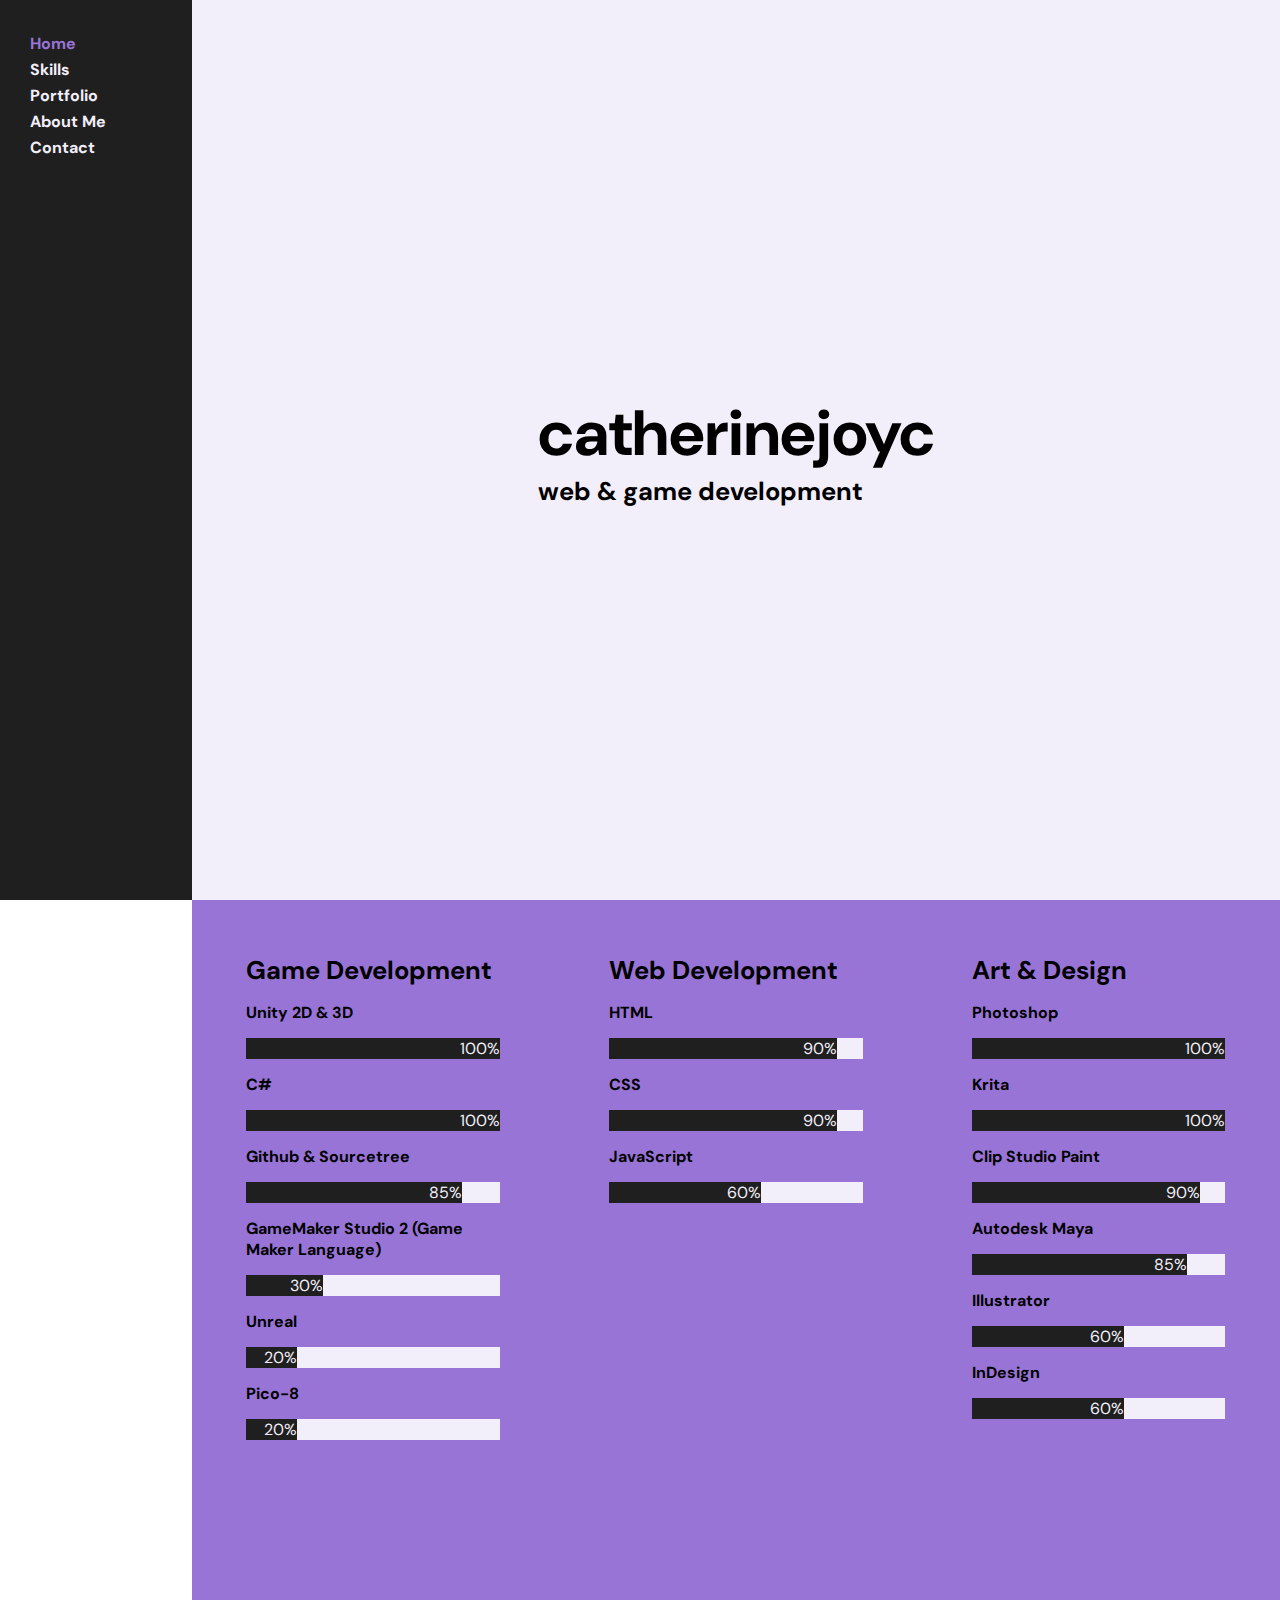
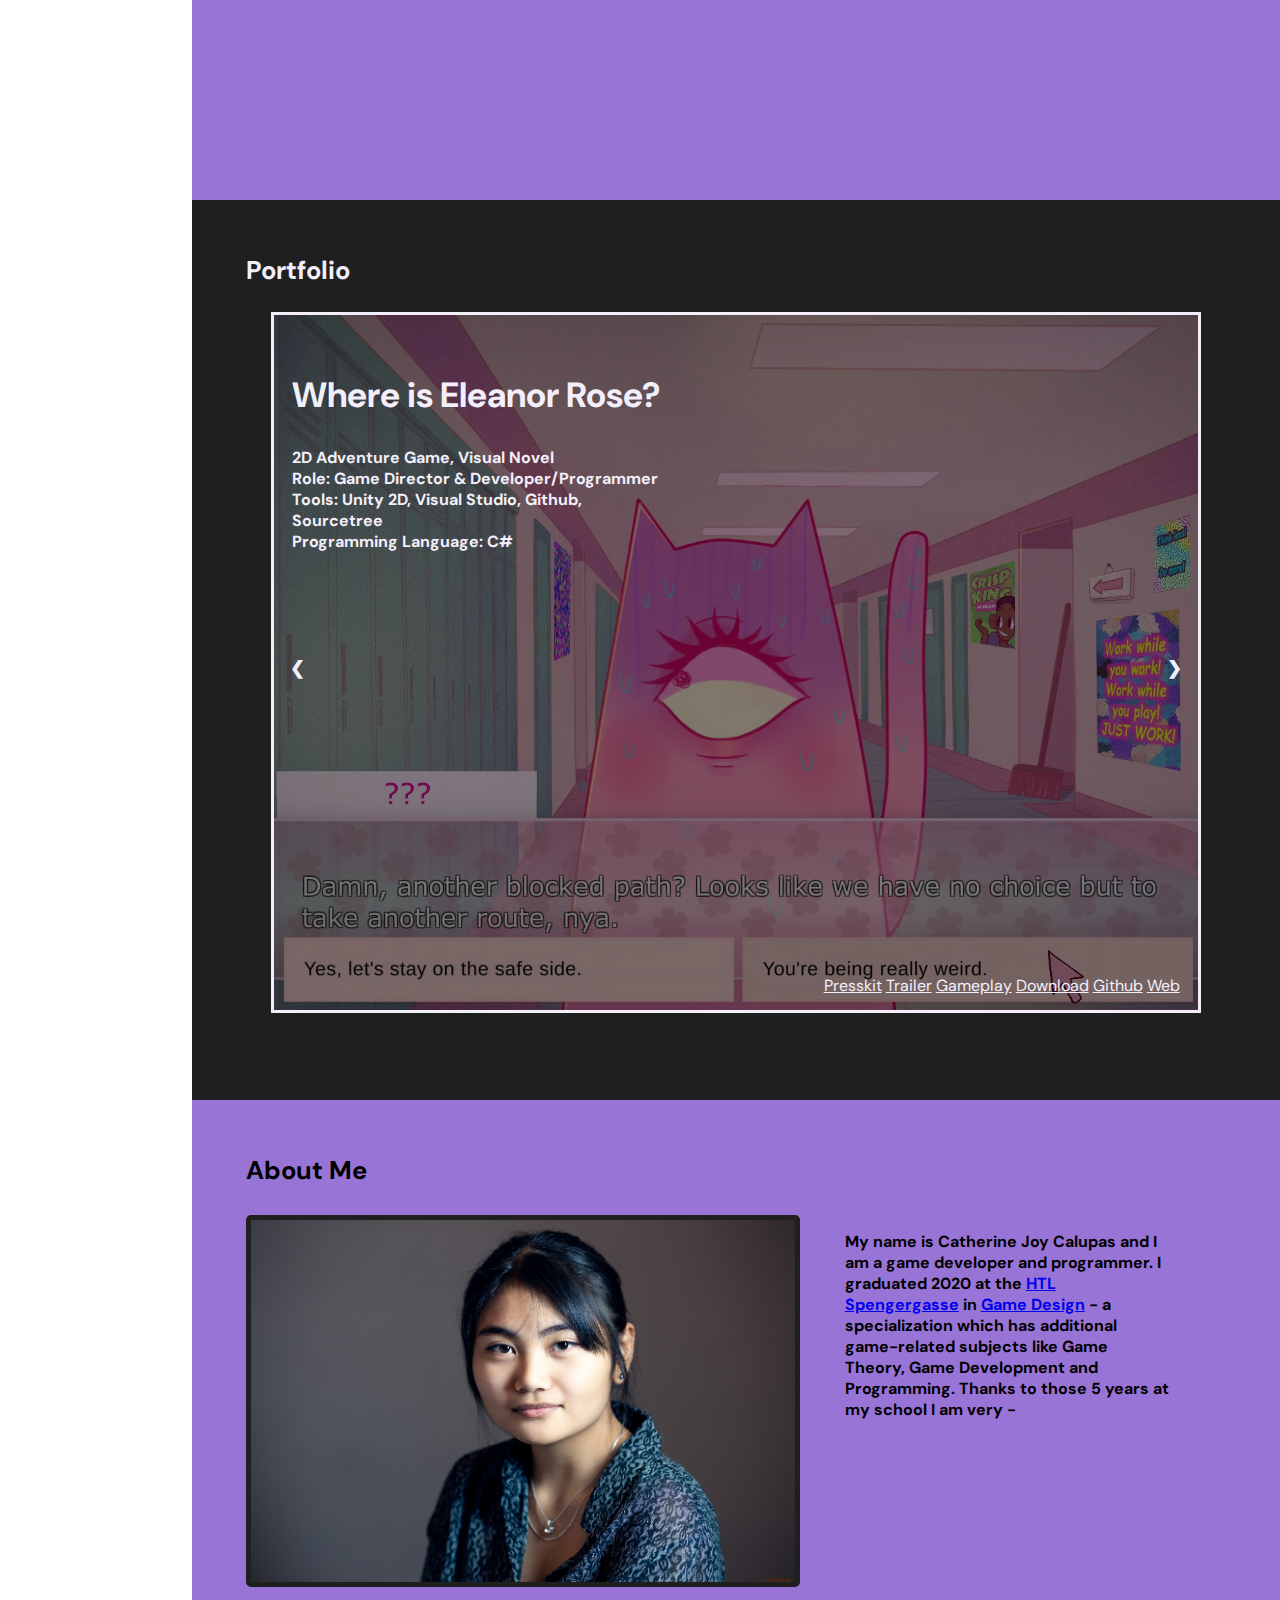
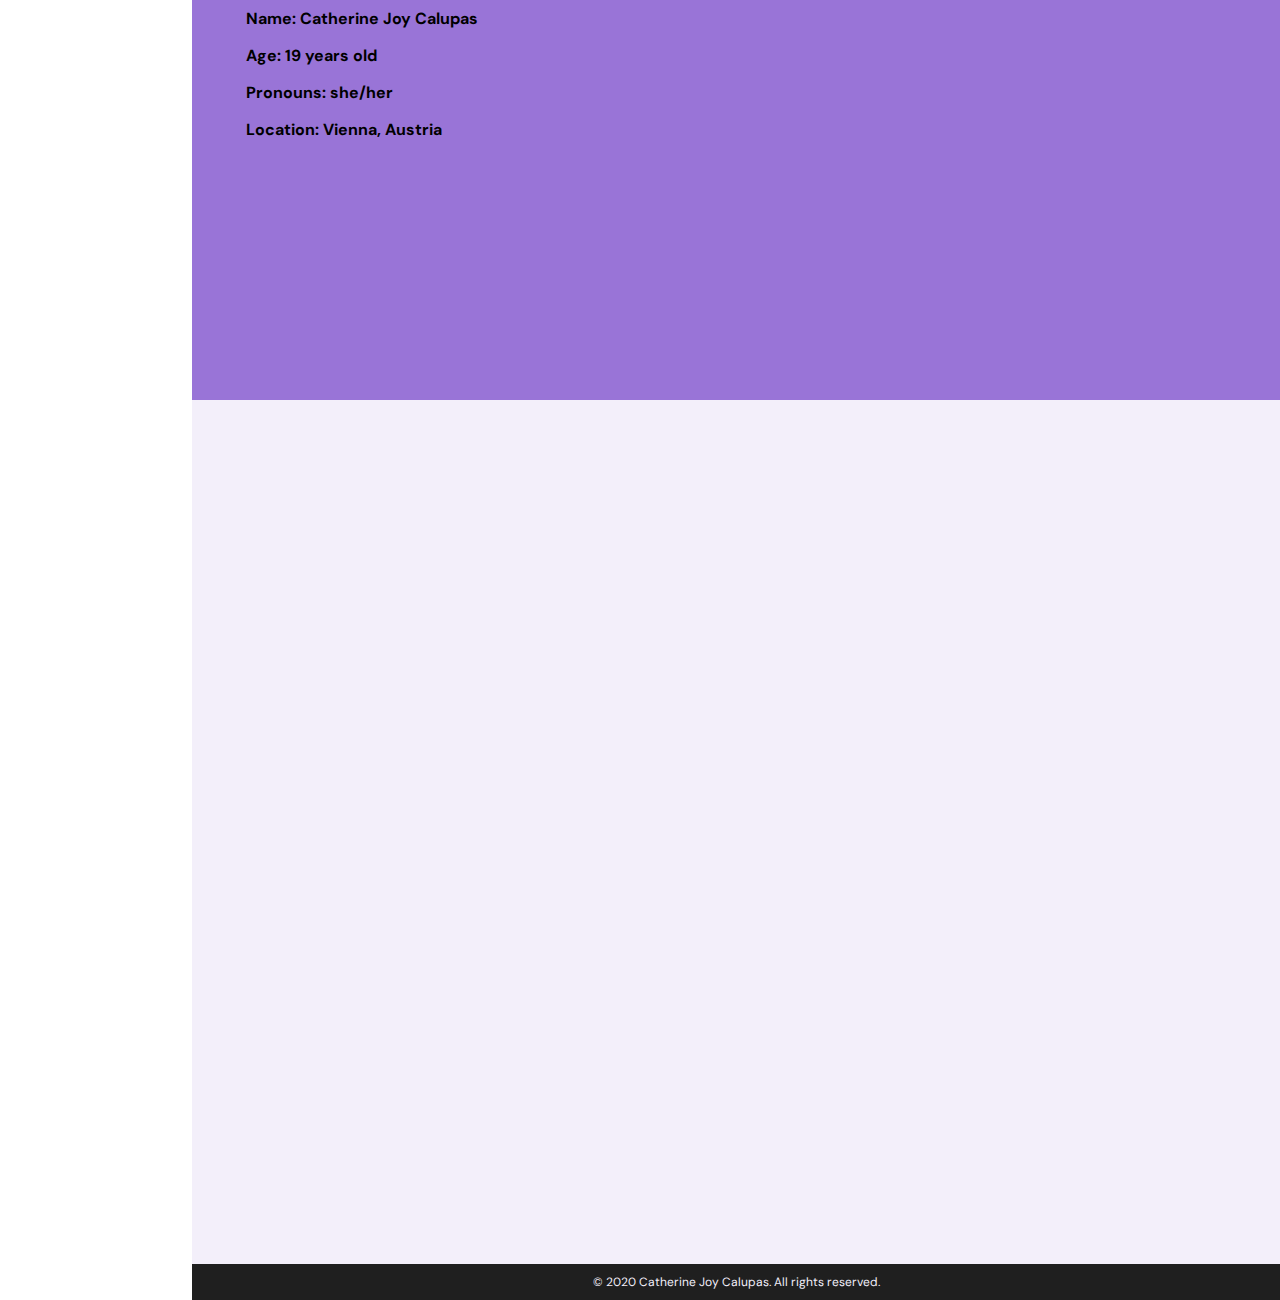
<file: index.html>
<!DOCTYPE html>
<html lang="en" xmlns="http://www.w3.org/1999/xhtml">

<head>
	<meta charset="utf-8" />
	<meta name="viewport" content="width=device-width, initial-scale=1.0"> <!-- responsive on all platforms -->
	<link rel="stylesheet" href="assets/css/simplestyle.css">

	<!-- Google Fonts -->
	<link href='https://fonts.googleapis.com/css?family=DM Sans' rel='stylesheet'>

	<title>catherinejoyc</title>
</head>

<body>
	<!-- Sidebar -->
	<div class="sidebar">
		<!-- Navbar -->
		<ul>
			<li><a onclick="activateNavItem('navItemHome')" class="navItem active" id="navItemHome" href="#home">Home</a></li>
			<li><a onclick="activateNavItem('navItemSkills')" class="navItem" id="navItemSkills" href="#skills">Skills</a></li>
			<li><a onclick="activateNavItem('navItemPortfolio')" class="navItem" id="navItemPortfolio" href="#portfolio">Portfolio</a></li>
			<li><a onclick="activateNavItem('navItemAboutMe')" class="navItem" id="navItemAboutMe" href="#about-me">About Me</a></li>
			<li><a onclick="activateNavItem('navItemContact')" class="navItem" id="navItemContact" href="#contact">Contact</a></li>
		</ul>
	</div>

	<!-- Content -->
	<div class="content">
		<!-- Home -->
		<div class="section" id="home">
			<div class="homeContent">
				<div>
					<h1>catherinejoyc</h1>
					<h3>web & game development</h3>
				</div>
			</div>
		</div>

		<!-- Skills -->
		<div class="section" id="skills">
			<div class="row">
				<div class="column">
					<h3>Game Development</h3>
					<h4>Unity 2D & 3D</h4>
					<div class="skillContainer">
					<div class="skills unity">100%</div>
					</div>
					<h4>C#</h4>
					<div class="skillContainer">
						<div class="skills cSharp">100%</div>
					</div>
					<h4>Github & Sourcetree</h4>
					<div class="skillContainer">
						<div class="skills github">85%</div>
					</div>
					<h4>GameMaker Studio 2 (Game Maker Language)</h4>
					<div class="skillContainer">
						<div class="skills gameMaker">30%</div>
					</div>
					<h4>Unreal</h4>
					<div class="skillContainer">
						<div class="skills unreal">20%</div>
					</div>
					<h4>Pico-8</h4>
					<div class="skillContainer">
						<div class="skills pico8">20%</div>
					</div>
				</div>
				<div class="column">
					<h3>Web Development</h3>
					<h4>HTML</h4>
					<div class="skillContainer">
					<div class="skills html">90%</div>
					</div>
					<h4>CSS</h4>
					<div class="skillContainer">
						<div class="skills css">90%</div>
					</div>
					<h4>JavaScript</h4>
					<div class="skillContainer">
						<div class="skills javaScript">60%</div>
					</div>
				</div>
				<div class="column">
					<h3>Art & Design</h3>
					<h4>Photoshop</h4>
					<div class="skillContainer">
					<div class="skills photoshop">100%</div>
					</div>
					<h4>Krita</h4>
					<div class="skillContainer">
						<div class="skills krita">100%</div>
					</div>
					<h4>Clip Studio Paint</h4>
					<div class="skillContainer">
						<div class="skills clipStudioPaint">90%</div>
					</div>
					<h4>Autodesk Maya</h4>
					<div class="skillContainer">
						<div class="skills maya">85%</div>
					</div>
					<h4>Illustrator</h4>
					<div class="skillContainer">
						<div class="skills illustrator">60%</div>
					</div>
					<h4>InDesign</h4>
					<div class="skillContainer">
						<div class="skills indesign">60%</div>
					</div>
				</div>
			</div>
		</div>

		<!-- Portfolio -->
		<div class="section" id="portfolio">
			<div class="sectionContent">
				<h3>Portfolio</h3>
				<!-- <p>Where is Eleanor Rose?, Razor, Camazotz, Mino, Garbage Collector (Candy Crush)</p>
				<p>kinayastudios.com</p> -->
				<div class="slideshowContainer">

					<div class="slide">
						<div class="slideImage" id="wier"></div>
						<div class="slideInfo">
								<h2 class="projectTitle">Where is Eleanor Rose?</h2>
								<h4>2D Adventure Game, Visual Novel</h4>
								<h4>Role: Game Director & Developer/Programmer</h4>
								<h4>Tools: Unity 2D, Visual Studio, Github, Sourcetree</h4>
								<h4>Programming Language: C#</h4>
						</div>
						<div class="slideLinks">
								<a href="assets/download/WhereIsEleanorRose_Presskit.zip">Presskit</a>
								<a href="https://www.youtube.com/watch?v=QDef6qkOlhk" target="_blank">Trailer</a>
								<a href="https://www.youtube.com/watch?v=WF_lY4gAEpI" target="_blank">Gameplay</a>
								<a href="https://teamkdg.itch.io/where-is-eleanor-rose" target="_blank">Download</a>
								<a href="https://github.com/catherinejoyc/where-is-eleanor-rose" target="_blank">Github</a>
								<a href="https://whereseleanor.design/" target="_blank">Web</a>
						</div>
					</div>

					<div class="slide">
						<div class="slideImage" id="camazotz"></div>
						<div class="slideInfo">
								<h2 class="projectTitle">Camazotz</h2>
								<h4>3D Adventure Game, Third Person</h4>
								<h4>Role: Solo Developer</h4>
								<h4>Tools: Unity 3D, Visual Studio, Github, Sourcetree, Photoshop, Autodesk Maya</h4>
								<h4>Programming Language: C#</h4>
						</div>
						<div class="slideLinks">
								<a href="assets/download/Camazotz_Presskit.zip">Presskit</a>
								<a href="assets/download/Camazotz_WindowsBuild.zip">Download</a>
								<a href="assets/download/Camazotz_vid.mp4" target="_blank" download>Trailer</a>
								<a href="https://github.com/catherinejoyc/camazotz" target="_blank">Github</a>
						</div>
					</div>

					<div class="slide">
						<div class="slideImage" id="mino"></div>
						<div class="slideInfo">
								<h2 class="projectTitle">Mino</h2>
								<h4>3D Audio Game, First Person</h4>
								<h4>Role: Developer/Programmer</h4>
								<h4>Tools: Unity 3D, Visual Studio, Github, Sourcetree</h4>
								<h4>Programming Language: C#</h4>
						</div>
						<div class="slideLinks">
								<a href="assets/download/Mino_Presskit.zip">Presskit</a>
								<a href="assets/download/Mino_Build.zip">Download</a>
								<a href="assets/download/MinoTrailer.mp4" target="_blank" download>Trailer</a>
								<a href="assets/download/MinoGameplay.mp4" target="_blank" download>Gameplay</a>
								<a href="https://github.com/catherinejoyc/mino" target="_blank">Github</a>
						</div>
					</div>

					<div class="slide">
						<div class="slideImage" id="kinayaStudios"></div>
						<div class="slideInfo">
								<h2 class="projectTitle">kinayastudios.com</h2>
								<h4>Website</h4>
								<h4>Role: Developer/Programmer</h4>
								<h4>Tools: Visual Studio, Github, Sourcetree</h4>
								<h4>Programming Language: JavaScript</h4>
						</div>
						<div class="slideLinks">
								<a href="https://kinayastudios.com/">Website</a>
						</div>
					</div>

					<a class="prev" onclick="plusSlides(-1)">&#10094;</a>
					<a class="next" onclick="plusSlides(1)">&#10095;</a>
				</div>
			</div>
		</div>

		<!-- About me -->
		<div class="section" id="about-me">
			<h3 style="padding:5%; padding-bottom:0%;">About Me</h3>
			<div class="row">
				<div class="columnLeft">
					<img class="profilePic" src="assets/images/profile.jpg" style="width: 100%">
					<p>Name: Catherine Joy Calupas</p>
					<p>Age: 19 years old</p>
					<p>Pronouns: she/her</p>
					<p>Location: Vienna, Austria</p>
				</div>
				<div class="columnRight">
					<p>My name is Catherine Joy Calupas and I am a game developer and programmer. I graduated 2020 at the <a href="https://www.spengergasse.at/">HTL Spengergasse</a>
					in <a href="https://www.spengergasse.at/?page_id=2165">Game Design</a> - a specialization which has additional game-related subjects like Game Theory, Game Development and Programming. Thanks to those 5 years at my school I am very -</p>
				</div>
			</div>
		</div>

		<!-- Contact -->
		<div class="section" id="contact">
			<footer>
				<p>&copy; 2020 Catherine Joy Calupas. All rights reserved.</p>
			</footer>
		</div>


	</div>

	<!-- Scripts -->
	<script src="assets/js/main.js"></script>
	<script src="assets/js/slideshow.js"></script>
</body>
</html>
</file>
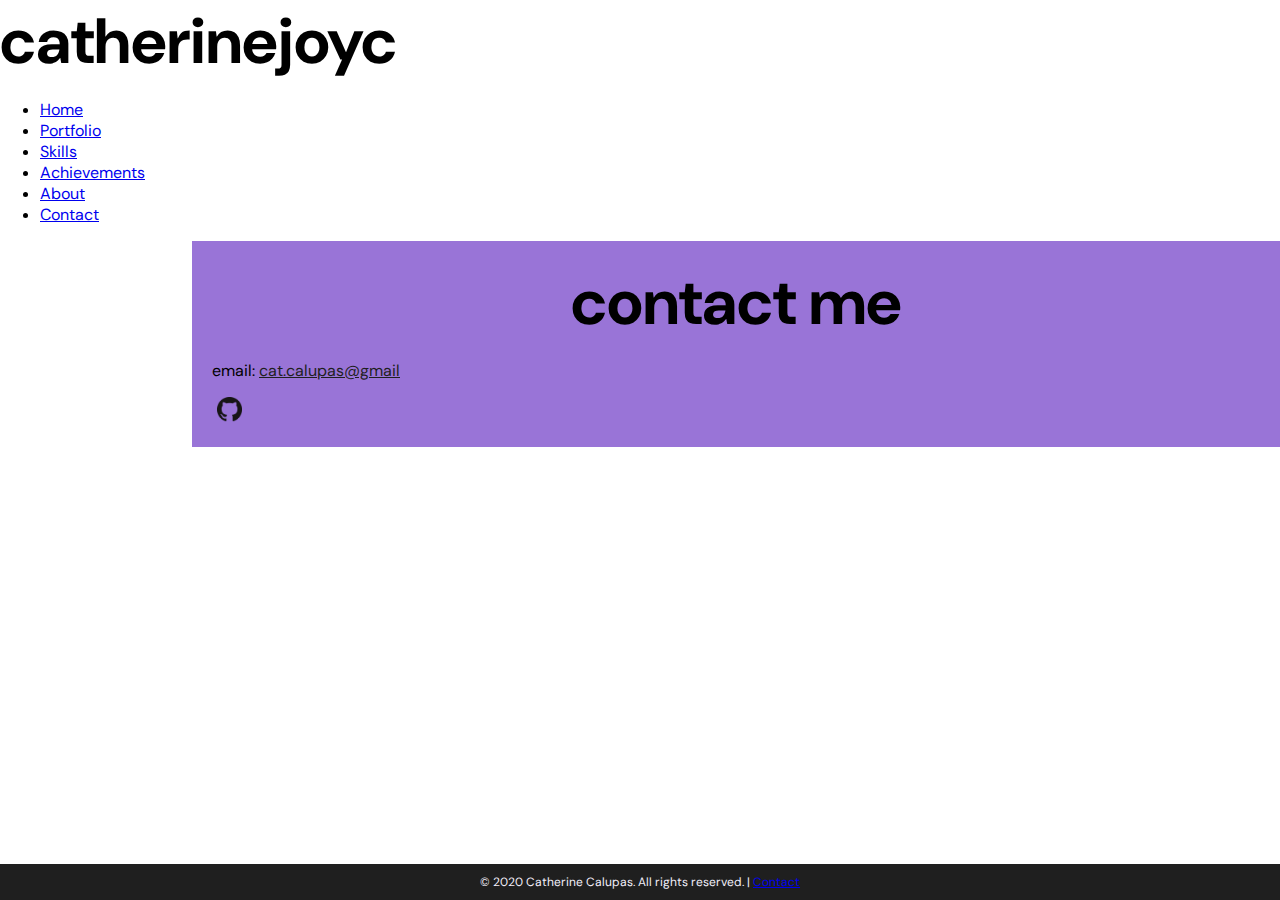
<file: contact.html>
﻿<!DOCTYPE html>
<html lang="en" xmlns="http://www.w3.org/1999/xhtml">

<head>
	<meta charset="utf-8" />
	<meta name="viewport" content="width=device-width, initial-scale=1.0"> <!-- responsive on all platforms -->
	<link rel="stylesheet" href="assets/css/simplestyle.css">

	<!-- Google Fonts -->
	<link href='https://fonts.googleapis.com/css?family=DM Sans' rel='stylesheet'>

	<title>catherinejoyc | contact</title>

	<style>
	html, body {
	height: 100%;
	margin: 0;
	}
}
</style>
</head>

<body>
	<div class="header">
		<h1>catherinejoyc</h1>
	</div>

	<div class="singlePage">
		<div class="nav">
			<ul>
				<li><a href="index.html" >Home</a></li>
				<li><a href="portfolio.html">Portfolio</a></li>
				<li><a href="skills.html">Skills</a></li>
				<li><a href="achievements.html">Achievements</a></li>
				<li><a href="about.html">About</a></li>
				<li><a class="active" href="contact.html">Contact</a></li>
			</ul>
		</div>
		
		<div class="content">
			<div class="absoluteCenter contact">
					<h1>contact me</h1>
					<p>email: <a href="mailto:cat.calupas@gmail">cat.calupas@gmail</a></p>
					<ul>
						<li><a href="https://github.com/catherinejoyc" target="_blank">
							<img src="assets/icons/GitHub-Mark-32px.png" alt="Github">
						</a></li>
					</ul>
			</div>
		</div>

		<footer>
		<p>&copy; 2020 Catherine Calupas. All rights reserved. | <a href="contact.html">Contact</a></p>
		</footer>
	</div>
</body>
</html>
</file>
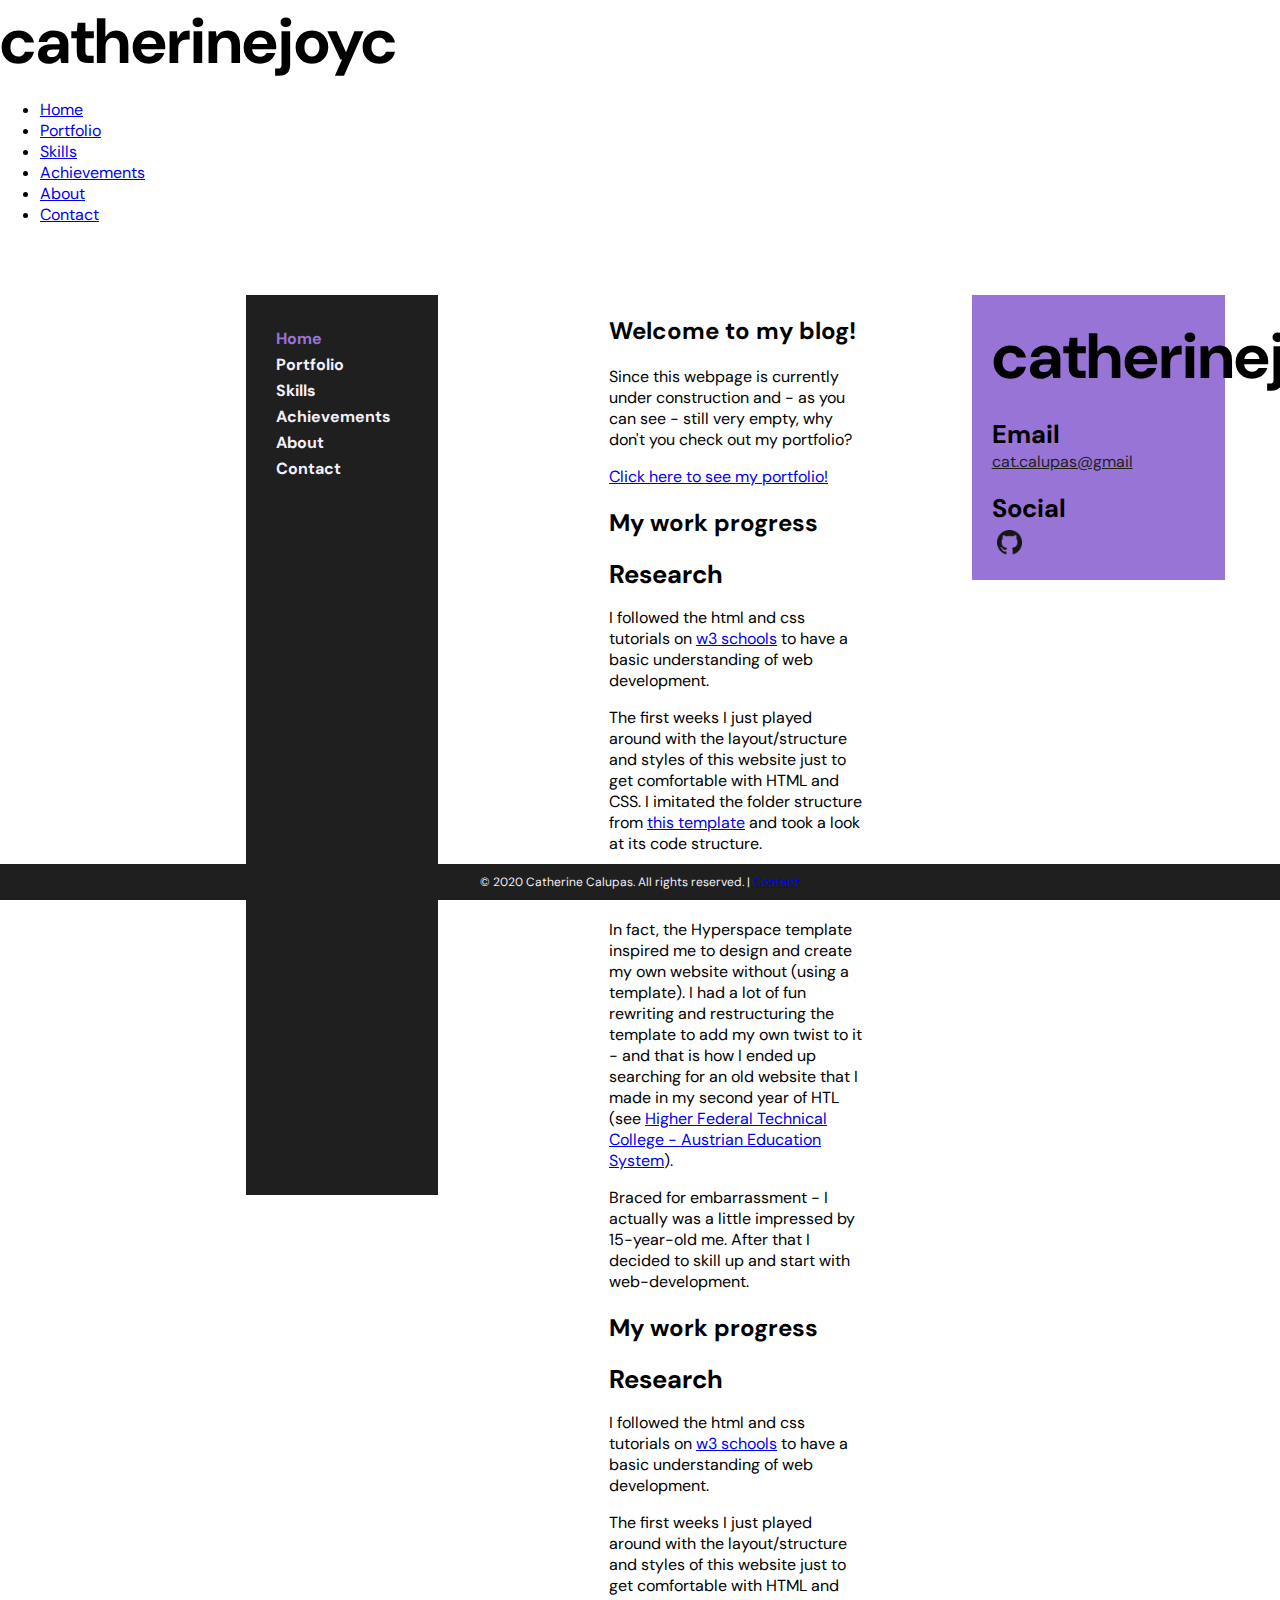
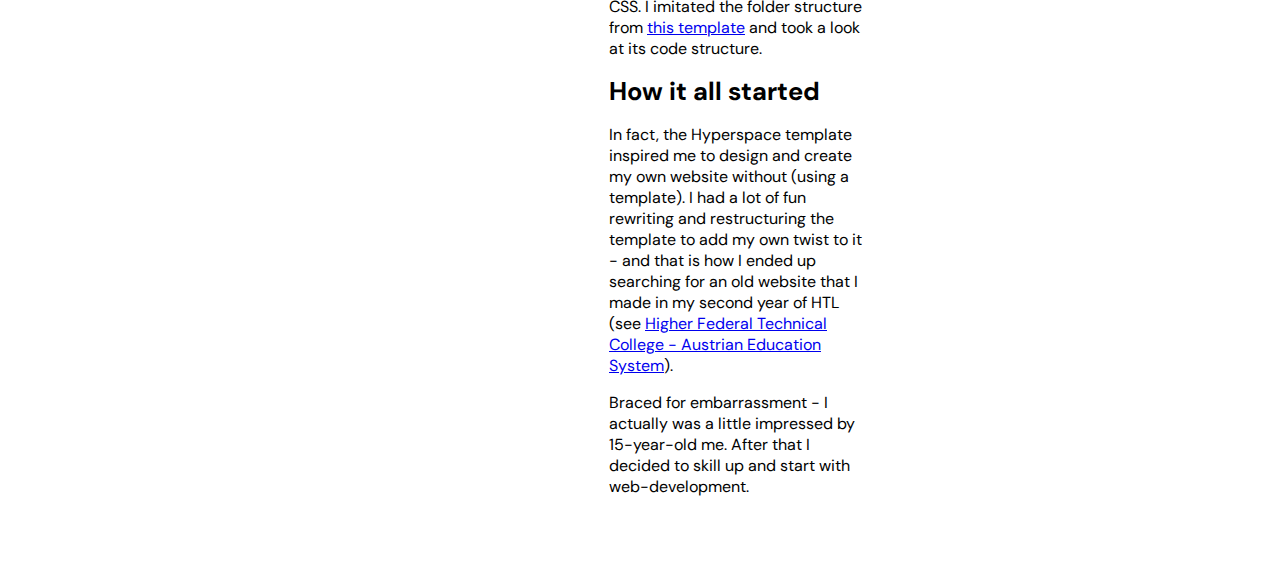
<file: portfolio.html>
﻿<!DOCTYPE html>
<html lang="en" xmlns="http://www.w3.org/1999/xhtml">

<head>
	<meta charset="utf-8" />
	<meta name="viewport" content="width=device-width, initial-scale=1.0"> <!-- responsive on all platforms -->
	<link rel="stylesheet" href="assets/css/simplestyle.css">

	<!-- Google Fonts -->
	<link href='https://fonts.googleapis.com/css?family=DM Sans' rel='stylesheet'>

	<title>catherinejoyc | Portfolio</title>
</head>

<body>
	<div class="header">
		<h1>catherinejoyc</h1>
	</div>

	<div class="nav">
		<ul>
			<li><a href="index.html" >Home</a></li>
			<li><a class="active" href="portfolio.html">Portfolio</a></li>
			<li><a href="skills.html">Skills</a></li>
			<li><a href="achievements.html">Achievements</a></li>
			<li><a href="about.html">About</a></li>
			<li><a href="contact.html">Contact</a></li>
		</ul>
	</div>

	<div class="row content">
		<!-- Sidebar -->
		<div class="column small left">
			<div class="sidebar">
				<ul>
					<li><a class="active" href="index.html" >Home</a></li>
					<li><a href="portfolio.html">Portfolio</a></li>
					<li><a href="skills.html">Skills</a></li>
					<li><a href="achievements.html">Achievements</a></li>
					<li><a href="about.html">About</a></li>
					<li><a href="contact.html">Contact</a></li>
				</ul>
			</div>
		</div>

		<!-- Main -->
		<div class="column big">
			<div class="main whiteBox">
				<section>
				<h2>Welcome to my blog!</h2>
				<p>Since this webpage is currently under construction and - as you can see - still very empty, why don't you check out my portfolio?</p>
				<a href="https://catherinejoyc.github.io/web-portfolio/">Click here to see my portfolio!</a>
				</section>

				<!-- Work Progress -->
				<section>
					<h2>My work progress</h2>
					<h3>Research</h3>
					<p>I followed the html and css tutorials on <a href="https://www.w3schools.com/">w3 schools</a> to have a basic understanding of web development.</p>

					<p>The first weeks I just played around with the layout/structure and styles of this website just to get comfortable with HTML and CSS.
					I imitated the folder structure from <a href="https://html5up.net/hyperspace">this template</a> and took a look at its code structure.</p>

					<h3>How it all started</h3>
					<p>In fact, the Hyperspace template inspired me to design and create my own website without (using a template).
					I had a lot of fun rewriting and restructuring the template to add my own twist to it -
					and that is how I ended up searching for an old website that I made in my second year of HTL
					(see <a href="https://www.bildungssystem.at/en/school-upper-secondary/college-for-higher-vocational-education">Higher Federal Technical College - Austrian Education System</a>).</p>

					<p>Braced for embarrassment - I actually was a little impressed by 15-year-old me. After that I decided to skill up and start with web-development.</p>
				</section>
				<section>
					<h2>My work progress</h2>
					<h3>Research</h3>
					<p>I followed the html and css tutorials on <a href="https://www.w3schools.com/">w3 schools</a> to have a basic understanding of web development.</p>

					<p>The first weeks I just played around with the layout/structure and styles of this website just to get comfortable with HTML and CSS.
					I imitated the folder structure from <a href="https://html5up.net/hyperspace">this template</a> and took a look at its code structure.</p>

					<h3>How it all started</h3>
					<p>In fact, the Hyperspace template inspired me to design and create my own website without (using a template).
					I had a lot of fun rewriting and restructuring the template to add my own twist to it -
					and that is how I ended up searching for an old website that I made in my second year of HTL
					(see <a href="https://www.bildungssystem.at/en/school-upper-secondary/college-for-higher-vocational-education">Higher Federal Technical College - Austrian Education System</a>).</p>

					<p>Braced for embarrassment - I actually was a little impressed by 15-year-old me. After that I decided to skill up and start with web-development.</p>
				</section>
			</div>
		</div>

		<!-- right boxes-->
		<div class="column small right">
			<div class="contact">
				<h1>catherinejoyc</h1>
				<h3>Email</h3>
				<a href="mailto:cat.calupas@gmail">cat.calupas@gmail</a>
				<h3>Social</h3>
				<ul>
					<li><a href="https://github.com/catherinejoyc" target="_blank">
						<img src="assets/icons/GitHub-Mark-32px.png" alt="Github">
					</a></li>
				</ul>
			</div>
		</div>
	</div>



<footer>
<p>&copy; 2020 Catherine Calupas. All rights reserved. | <a href="contact.html">Contact</a></p>
</footer>
</body>
</html>
</file>
<file: assets/css/simplestyle.css>
﻿/*Forces the scrollbar to show even when it is not needed*/
/*this prevents the page shift when switching to non-scrollable pages*/
html {
overflow-y: scroll; 
}

/* Scrollbar */
::-webkit-scrollbar {
  width: 10px;
}
::-webkit-scrollbar-track {
  background: #1f1f1f;
}
::-webkit-scrollbar-thumb {
  background: #F3EFFA;
}

/* Body*/
html, body{
height: 100%;
margin: 0px;
padding: 0px;
font-family: "DM Sans";
scroll-behavior: smooth;
}

/* Sidebar */
.sidebar{
height: 100%;
width: 15%;
padding: 0px;
position: fixed;
background-color: #1f1f1f;

font-weight: bold;
color: #F3EFFA;
}
.sidebar ul{
margin: 0px;
padding: 30px;

background-color: #1f1f1f;
list-style-type: none;
}
.navItem{
}
.sidebar a
{
padding: 2.5px 0px;
margin: 0px;
display: block;

text-decoration: none;
}
.sidebar a:link {
background-color: transparent;
color: #F3EFFA;
}
.sidebar a:visited {
background-color: transparent;
color: #F3EFFA;
}
.sidebar a:hover {
background-color: #1f1f1f;
color: #9974D7;
}
.sidebar a.active{
background-color: #1f1f1f;
color: #9974D7;
}

/* Content */
.content{
height: 100%;
margin-left: 15%;
}
.section{
height: 100%;
}
#home{
background-color: #F3EFFA;
  position: relative;
}
#skills{
background-color: #9974D7;
}
#portfolio{
background-color: #1f1f1f;
color: #F3EFFA;
}
#about-me{
background-color: #9974D7;
font-weight: bold;
}
#contact{
background-color: #F3EFFA;
position: relative;
}

#navItemHome{}
#navItemSkills{}
#navItemPortfolio{}
#navItemAboutMe{}
#navItemContact{}

/* Home */
.homeContent div{
  margin: 0;
  padding: 0;
  position: absolute;
  top: 50%;
  left: 50%;
  -ms-transform: translate(-50%, -50%);
  transform: translate(-50%, -50%);
}

h1{
  font-size: 5vw;
  margin: 0px;
}
h3{
  font-size: 2vw;
  margin: 0px;
}

/* Skills */
.column{
float: left;
width: 23.33%;
padding: 5%;
}
.row:after {
  content: "";
  display: table;
  clear: both;
}
.skillContainer {
  width: 100%;
  background-color: #F3EFFA;
}
.skills {
  text-align: right;
  padding: 5px auto;
  color: #F3EFFA;
  background-color: #1f1f1f;
}
.unity {width: 100%;}
.cSharp {width: 100%;}
.gameMaker {width: 30%;}
.pico8 {width: 20%;}
.unreal {width: 20%;}
.html {width: 90%;}
.css {width: 90%;}
.javaScript {width: 60%;}
.photoshop {width: 100%;}
.krita {width: 100%;}
.illustrator {width: 60%;}
.indesign {width: 60%;}
.clipStudioPaint {width: 90%;}
.github {width: 85%;}
.maya {width: 85%;}

#skills h4{
 margin: 15px 0px;
}

/* Portfolio */
.sectionContent{
padding: 5%;
box-sizing: border-box;
height: 100%;
}
.projectTitle{
font-size: 35px;
text-align: left;
}
.slideshowContainer{
box-sizing: border-box;
height: calc(100% - 3.17em - 5%);
margin: 2.5%;
position: relative;

border-style: solid;
}
.prev, .next {
  cursor: pointer;
  position: absolute;
  top: 50%;
  width: auto;
  padding: 16px;
  margin-top: -22px;
  color: #F3EFFA;
  font-weight: bold;
  font-size: 18px;
  transition: 0.6s ease;
  border-radius: 0 3px 3px 0;
  user-select: none;
}
.next {
  right: 0;
  border-radius: 3px 0 0 3px;
}
.prev:hover, .next:hover {
  background-color: rgba(0,0,0,0.8);
}
.slide{
  display: none;
  height: 100%;
}
.slideImage{
  background-image: linear-gradient(rgba(0, 0, 0, 0.5), rgba(0, 0, 0, 0.5)), url('../images/profile.jfif');
  height: 100%;
  background-position: center;
  background-repeat: no-repeat;
  background-size: cover;
  position: relative;

  animation: fadeIn 0.5s;
  animation-timing-function: linear;
}
.slideInfo {
  text-align: left;
  position: absolute;
  width: 40%;
  top: 4%;
  left: 2%;
  color: #F3EFFA;
}
.slideLinks{
  position: absolute;
  right: 2%;
  bottom: 2%;
}
.slideLinks a{
  color: #F3EFFA;
}
.slideLinks a:hover{
  color: #9974D7;
}
#portfolio h4{
margin: 0px;
}

#wier{background-image: linear-gradient(rgba(0, 0, 0, 0.5), rgba(0, 0, 0, 0.5)), url('../images/wier_vn.jpg');}
#camazotz{background-image: linear-gradient(rgba(0, 0, 0, 0.5), rgba(0, 0, 0, 0.5)), url('../images/camazotz_bigBat.jpg');}
#mino{background-image: linear-gradient(rgba(0, 0, 0, 0.5), rgba(0, 0, 0, 0.5)), url('../images/mino_bear.jpg');}
#kinayaStudios{background-image: linear-gradient(rgba(0, 0, 0, 0.5), rgba(0, 0, 0, 0.5)), url('../images/kinayastudios.jpg');}

/* About Me */
.columnLeft{
float: left;
width: 50%;
padding: 5%;
padding-top: 2.5%;
}
.columnRight{
float: left;
width: 30%;
padding: 5%;
padding-top: 2.5%;
padding-left: 0%;
}
.profilePic{
  border: solid #1f1f1f 5px;
  border-radius: 5px;
}

/* Right column */
.contact{
margin: 0px;
padding: 20px;
background-color: #9974D7;
}
.contact h1{
margin: 0px;
padding: 0px;
text-align: center;
}
.contact ul{
margin: 5px;
padding: 0px;
list-style-type: none;
}
.contact li{
padding: 0px;
height: 25px;
}
.contact img{
height: 25px;
}
.contact h3{
margin-top: 20px;
}
.contact a:link{
color: #1f1f1f;
}
.contact a:visited{
color: #1f1f1f;
}
.contact a:hover{
color: #1f1f1f;
font-weight: bold;
}

/*---Footer---*/
footer{
background-color: #1f1f1f;
text-align: center;

position: absolute;
bottom: 0px;

width: 100%;
}

footer p{
margin: 0px;
padding: 10px;
font-size: 12px;
color: #F3EFFA;
}

/* Animations */
@keyframes fadeIn {
  from {filter: opacity(0%)}
  to {filter: opacity(100%)}
}
@keyframes unblur {
  from {filter: blur(100px)}
  to {filter: blur(0px)}
}

/* On screens that are less than 700px wide */
@media screen and (max-width: 700px) {
  .sidebar {
    width: 100%;
    height: auto;
    position: relative;
  }
  .sidebar a {
    float: left;
    padding-left: 10px;
  }
  div.content {margin-left: 0;}
  h1{font-size: 9vw;}
  h3{font-size: 4vw; margin-left: 0px;}
  .column {width:100%;}
  .columnLeft {width:100%;}
  .columnRight {width:100%;}
}

/* On screens that are less than 400px */
@media screen and (max-width: 400px) {
  .sidebar a {
    padding-left: 0px;
    text-align: left;
    float: none;
  }
}

/* CSS HEX https://coolors.co/1f1f1f-9974d7-f3effa */
</file>
